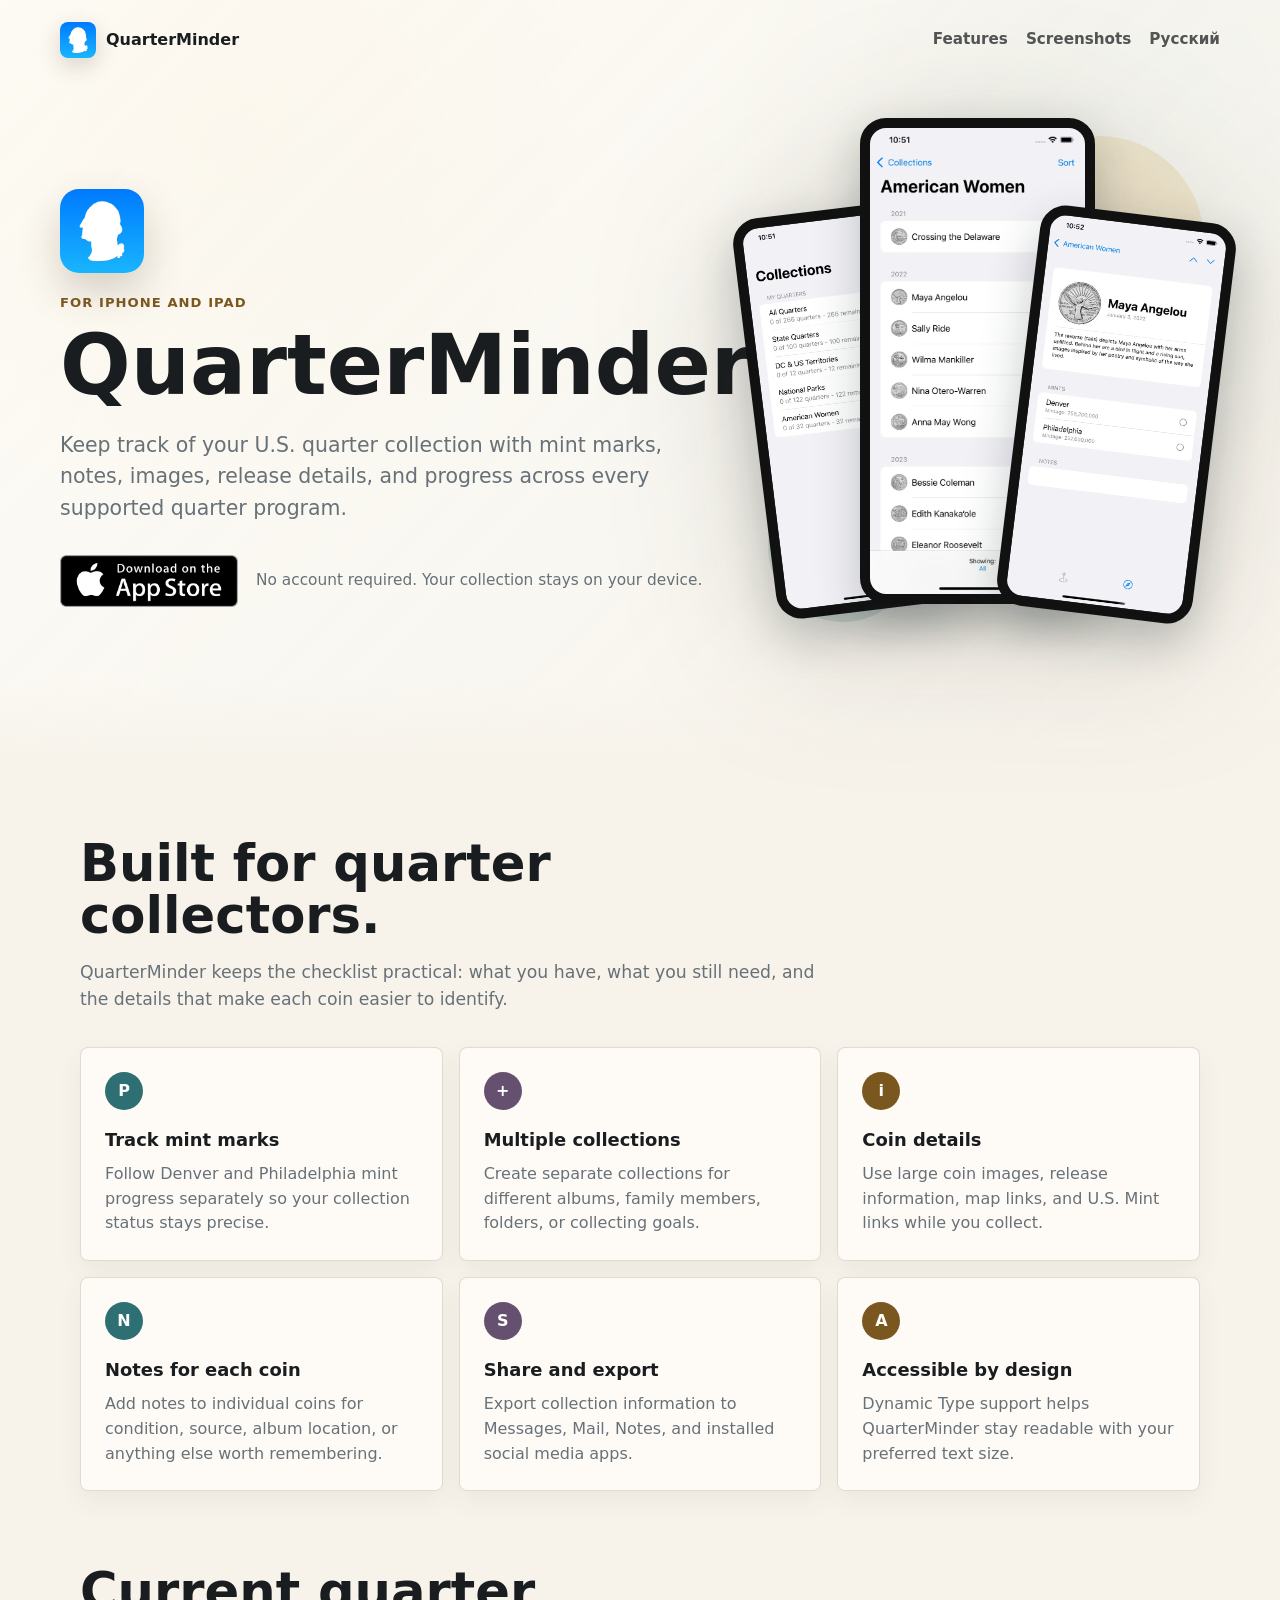
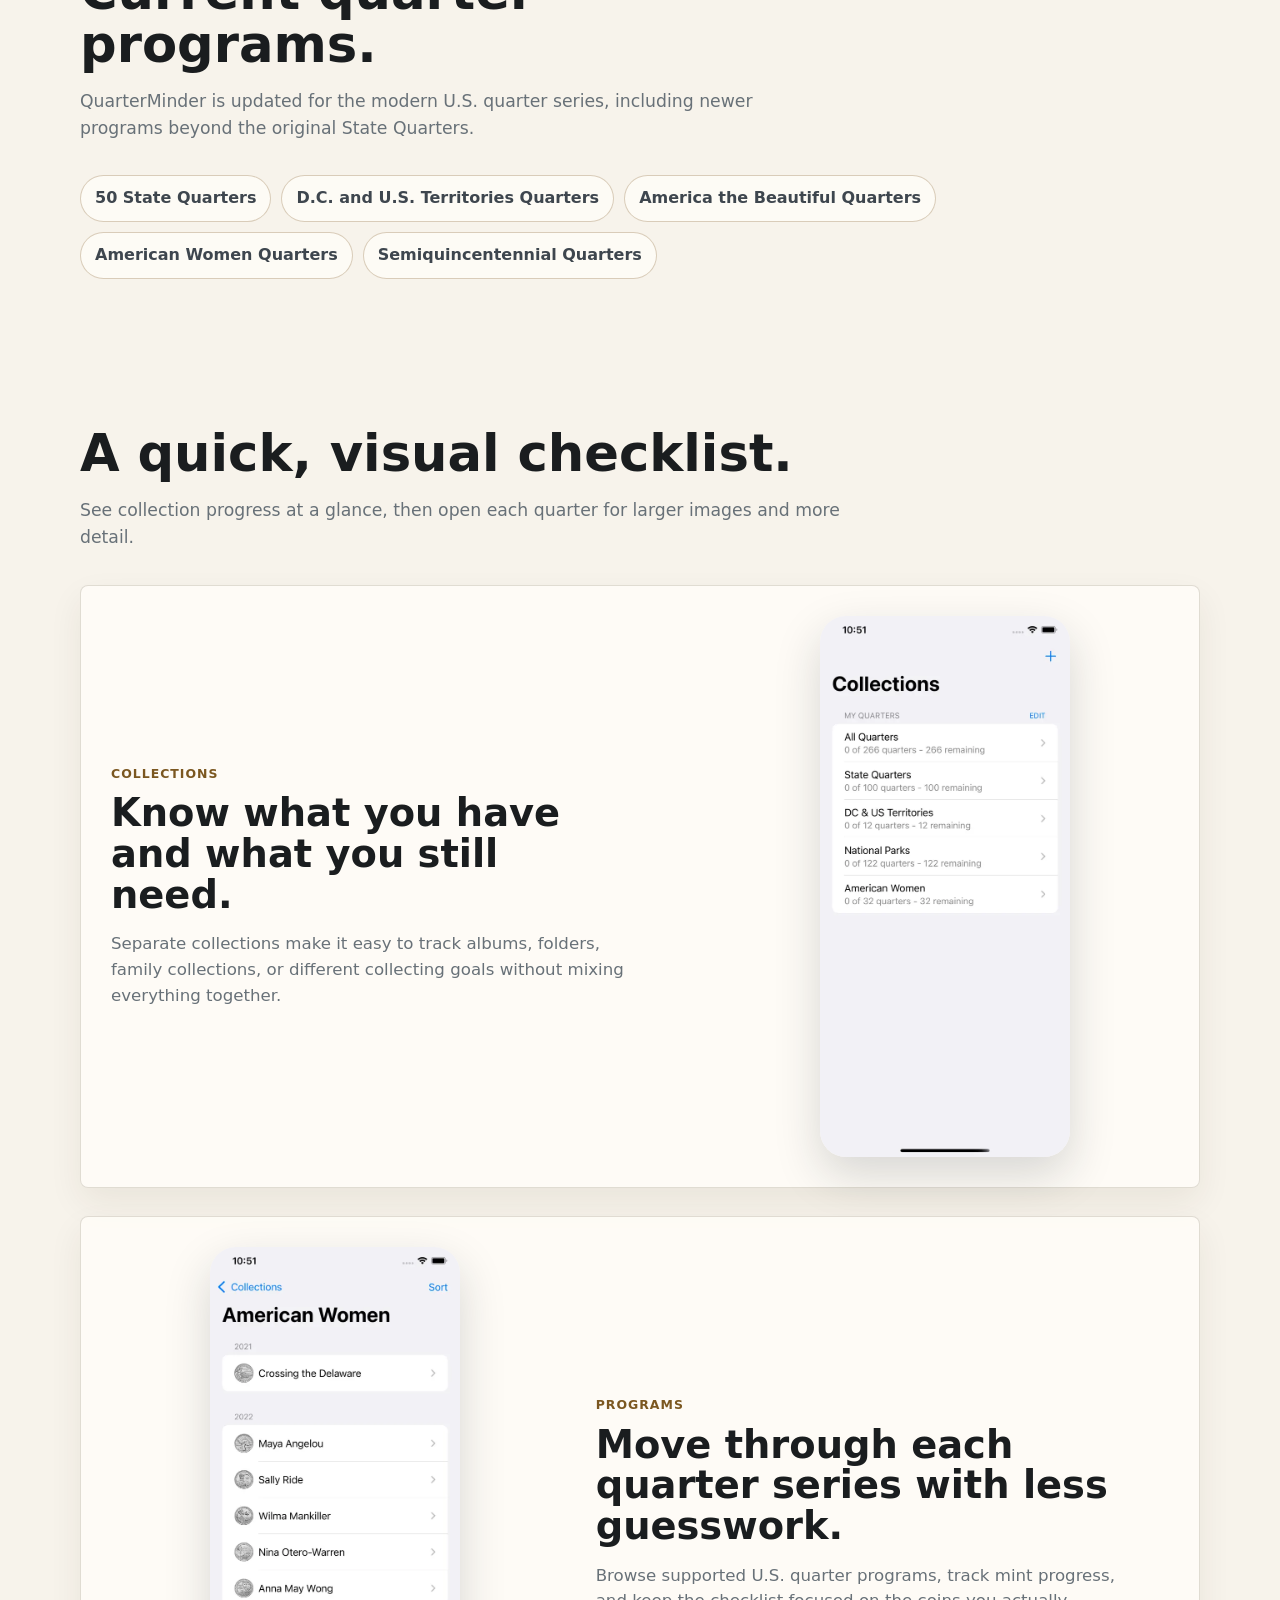
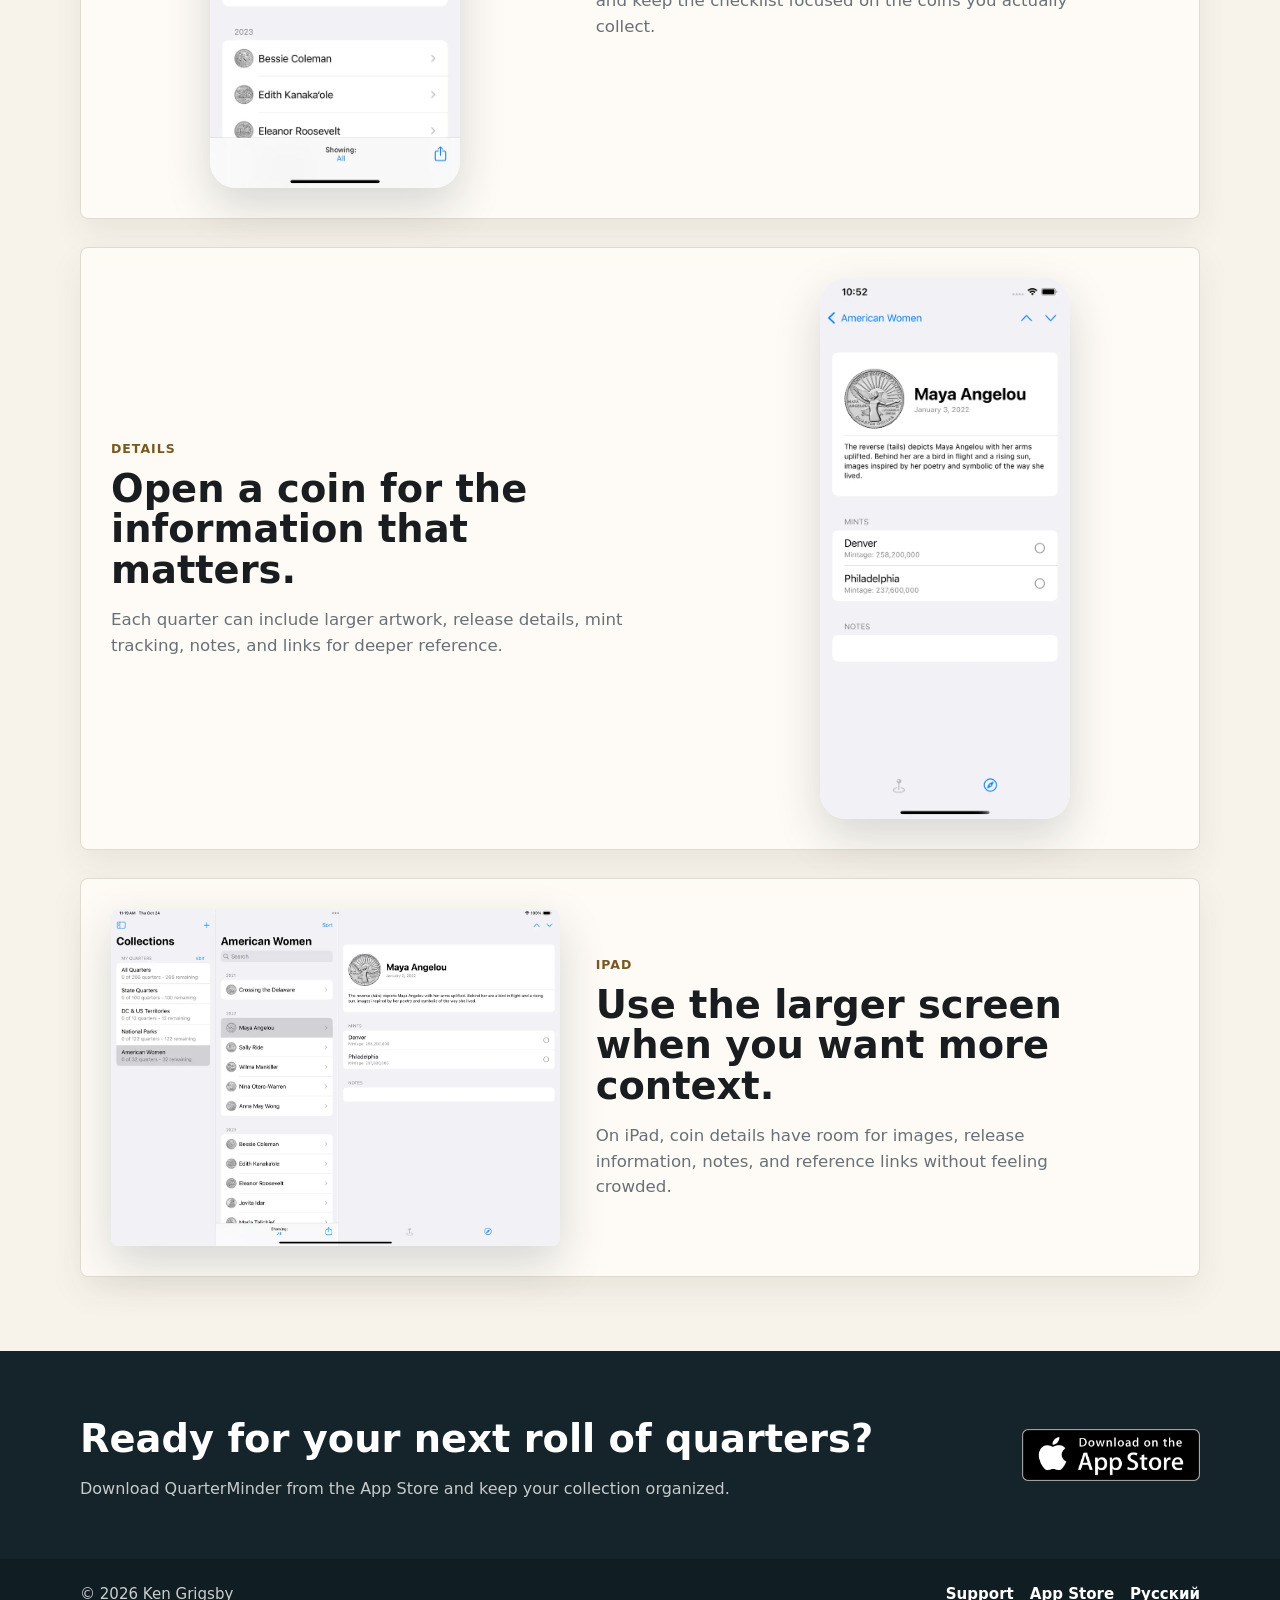
<file: index.html>
<!doctype html>
<html lang="en">
<head>
    <meta charset="utf-8">
    <meta name="viewport" content="width=device-width, initial-scale=1">
    <title>QuarterMinder - Track Your U.S. Quarter Collection</title>
    <meta name="description" content="QuarterMinder for iPhone and iPad helps collectors track U.S. quarter programs, mint marks, notes, images, and collection progress.">
    <link rel="canonical" href="https://www.quarterminder.com/">
    <link rel="alternate" hreflang="en" href="https://www.quarterminder.com/">
    <link rel="alternate" hreflang="ru" href="https://www.quarterminder.com/ru/">
    <link rel="icon" type="image/x-icon" href="./favicon.ico">
    <meta property="og:locale" content="en_US">
    <meta property="og:type" content="website">
    <meta property="og:site_name" content="QuarterMinder">
    <meta property="og:title" content="QuarterMinder">
    <meta property="og:description" content="A focused iPhone and iPad app for tracking U.S. quarter collections.">
    <meta property="og:image" content="https://www.quarterminder.com/assets/images/iphone-collections.webp">
    <meta name="twitter:card" content="summary_large_image">
    <link rel="stylesheet" href="assets/styles.css">
</head>
<body>
    <div class="page">
        <header class="site-header">
            <nav class="nav" aria-label="Primary navigation">
                <a class="brand" href="./" aria-label="QuarterMinder home">
                    <img class="brand-icon" src="assets/images/app-icon.jpg" alt="" aria-hidden="true">
                    <span>QuarterMinder</span>
                </a>
                <div class="nav-links">
                    <a href="#features">Features</a>
                    <a href="#screenshots">Screenshots</a>
                    <a href="ru/" lang="ru">Русский</a>
                </div>
            </nav>
        </header>

        <main>
            <section class="hero" aria-labelledby="hero-title">
                <div class="hero-inner">
                    <div class="hero-copy">
                        <img class="hero-app-icon" src="assets/images/app-icon.jpg" alt="QuarterMinder app icon">
                        <p class="kicker">For iPhone and iPad</p>
                        <h1 id="hero-title">QuarterMinder</h1>
                        <p class="lede">Keep track of your U.S. quarter collection with mint marks, notes, images, release details, and progress across every supported quarter program.</p>
                        <div class="actions">
                            <a href="https://apps.apple.com/us/app/quarterminder/id1214524075" aria-label="Download QuarterMinder on the App Store">
                                <img class="app-store-badge" src="static/templates/template4/images/badgeappstore.png" alt="Download on the App Store">
                            </a>
                            <span class="note">No account required. Your collection stays on your device.</span>
                        </div>
                    </div>
                    <div class="device-stage" aria-label="QuarterMinder app preview">
                        <div class="phone">
                            <div class="phone-screen">
                                <img src="assets/images/iphone-collections.webp" alt="QuarterMinder collection tracking screen">
                            </div>
                            <div class="phone-screen">
                                <img src="assets/images/iphone-american-women.webp" alt="QuarterMinder quarter program screen">
                            </div>
                            <div class="phone-screen">
                                <img src="assets/images/iphone-detail.webp" alt="QuarterMinder quarter detail screen">
                            </div>
                        </div>
                    </div>
                </div>
            </section>

            <section class="section" id="features" aria-labelledby="features-title">
                <div class="section-header">
                    <h2 id="features-title">Built for quarter collectors.</h2>
                    <p>QuarterMinder keeps the checklist practical: what you have, what you still need, and the details that make each coin easier to identify.</p>
                </div>
                <div class="feature-grid">
                    <article class="feature">
                        <div class="feature-icon" aria-hidden="true">P</div>
                        <h3>Track mint marks</h3>
                        <p>Follow Denver and Philadelphia mint progress separately so your collection status stays precise.</p>
                    </article>
                    <article class="feature">
                        <div class="feature-icon" aria-hidden="true">+</div>
                        <h3>Multiple collections</h3>
                        <p>Create separate collections for different albums, family members, folders, or collecting goals.</p>
                    </article>
                    <article class="feature">
                        <div class="feature-icon" aria-hidden="true">i</div>
                        <h3>Coin details</h3>
                        <p>Use large coin images, release information, map links, and U.S. Mint links while you collect.</p>
                    </article>
                    <article class="feature">
                        <div class="feature-icon" aria-hidden="true">N</div>
                        <h3>Notes for each coin</h3>
                        <p>Add notes to individual coins for condition, source, album location, or anything else worth remembering.</p>
                    </article>
                    <article class="feature">
                        <div class="feature-icon" aria-hidden="true">S</div>
                        <h3>Share and export</h3>
                        <p>Export collection information to Messages, Mail, Notes, and installed social media apps.</p>
                    </article>
                    <article class="feature">
                        <div class="feature-icon" aria-hidden="true">A</div>
                        <h3>Accessible by design</h3>
                        <p>Dynamic Type support helps QuarterMinder stay readable with your preferred text size.</p>
                    </article>
                </div>
            </section>

            <section class="section collections" aria-labelledby="collections-title">
                <div class="section-header">
                    <h2 id="collections-title">Current quarter programs.</h2>
                    <p>QuarterMinder is updated for the modern U.S. quarter series, including newer programs beyond the original State Quarters.</p>
                </div>
                <ul class="collection-list" aria-label="Supported quarter programs">
                    <li>50 State Quarters</li>
                    <li>D.C. and U.S. Territories Quarters</li>
                    <li>America the Beautiful Quarters</li>
                    <li>American Women Quarters</li>
                    <li>Semiquincentennial Quarters</li>
                </ul>
            </section>

            <section class="section" id="screenshots" aria-labelledby="screenshots-title">
                <div class="section-header">
                    <h2 id="screenshots-title">A quick, visual checklist.</h2>
                    <p>See collection progress at a glance, then open each quarter for larger images and more detail.</p>
                </div>
                <div class="feature-showcase">
                    <article class="showcase-row">
                        <div class="showcase-copy">
                            <p class="showcase-label">Collections</p>
                            <h3>Know what you have and what you still need.</h3>
                            <p>Separate collections make it easy to track albums, folders, family collections, or different collecting goals without mixing everything together.</p>
                        </div>
                        <figure class="showcase-media showcase-phone">
                            <img src="assets/images/iphone-collections.webp" alt="QuarterMinder collections overview">
                        </figure>
                    </article>
                    <article class="showcase-row showcase-row-reverse">
                        <div class="showcase-copy">
                            <p class="showcase-label">Programs</p>
                            <h3>Move through each quarter series with less guesswork.</h3>
                            <p>Browse supported U.S. quarter programs, track mint progress, and keep the checklist focused on the coins you actually collect.</p>
                        </div>
                        <figure class="showcase-media showcase-phone">
                            <img src="assets/images/iphone-american-women.webp" alt="QuarterMinder quarter program screen">
                        </figure>
                    </article>
                    <article class="showcase-row">
                        <div class="showcase-copy">
                            <p class="showcase-label">Details</p>
                            <h3>Open a coin for the information that matters.</h3>
                            <p>Each quarter can include larger artwork, release details, mint tracking, notes, and links for deeper reference.</p>
                        </div>
                        <figure class="showcase-media showcase-phone">
                            <img src="assets/images/iphone-detail.webp" alt="QuarterMinder quarter detail screen">
                        </figure>
                    </article>
                    <article class="showcase-row showcase-row-reverse">
                        <div class="showcase-copy">
                            <p class="showcase-label">iPad</p>
                            <h3>Use the larger screen when you want more context.</h3>
                            <p>On iPad, coin details have room for images, release information, notes, and reference links without feeling crowded.</p>
                        </div>
                        <figure class="showcase-media showcase-tablet">
                            <img src="assets/images/ipad-detail.webp" alt="QuarterMinder detail screen on iPad">
                        </figure>
                    </article>
                </div>
            </section>

            <section class="cta-band" aria-labelledby="download-title">
                <div class="cta-inner">
                    <div>
                        <h2 id="download-title">Ready for your next roll of quarters?</h2>
                        <p>Download QuarterMinder from the App Store and keep your collection organized.</p>
                    </div>
                    <a href="https://apps.apple.com/us/app/quarterminder/id1214524075" aria-label="Download QuarterMinder on the App Store">
                        <img class="app-store-badge" src="static/templates/template4/images/badgeappstore.png" alt="Download on the App Store">
                    </a>
                </div>
            </section>
        </main>

        <footer class="site-footer">
            <div class="footer-inner">
                <span>© 2026 Ken Grigsby</span>
                <div class="footer-links">
                    <a href="mailto:support@quarterminder.com">Support</a>
                    <a href="https://apps.apple.com/us/app/quarterminder/id1214524075">App Store</a>
                    <a href="ru/" lang="ru">Русский</a>
                </div>
            </div>
        </footer>
    </div>
</body>
</html>
</file>
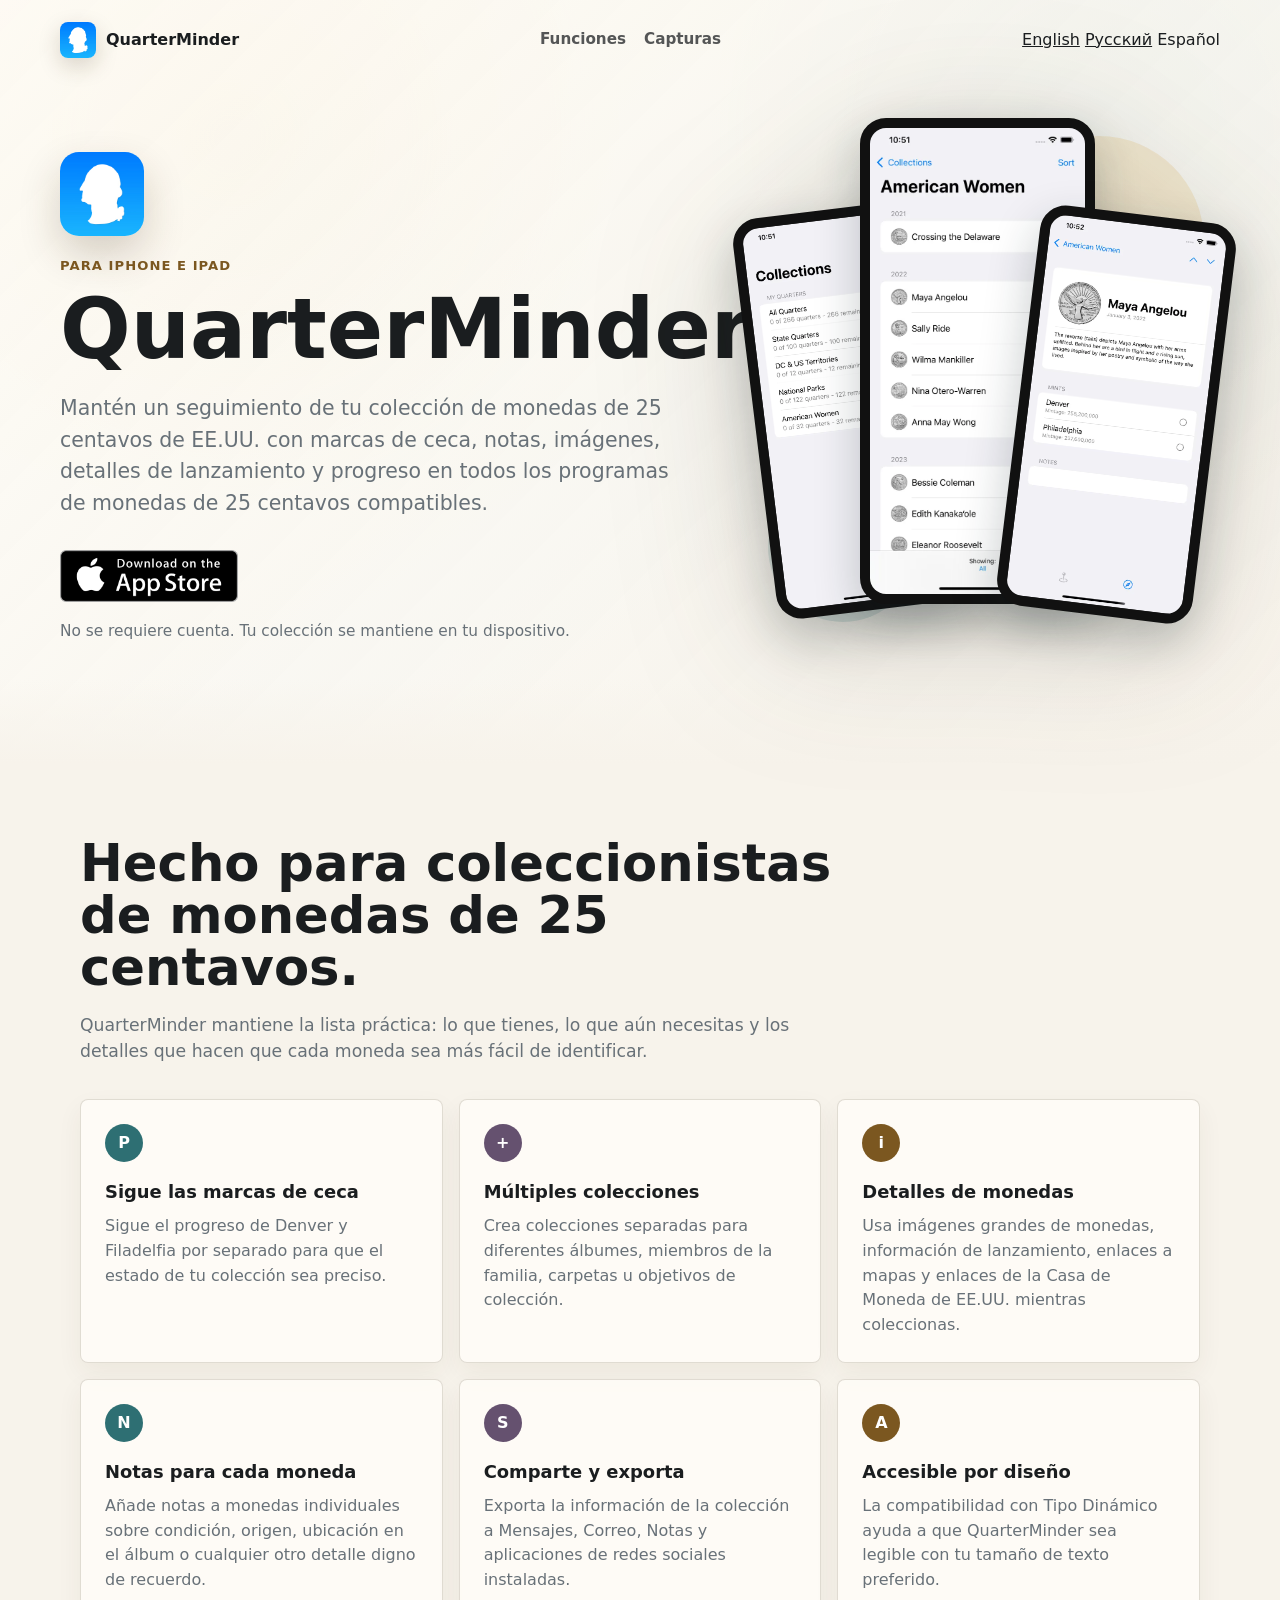
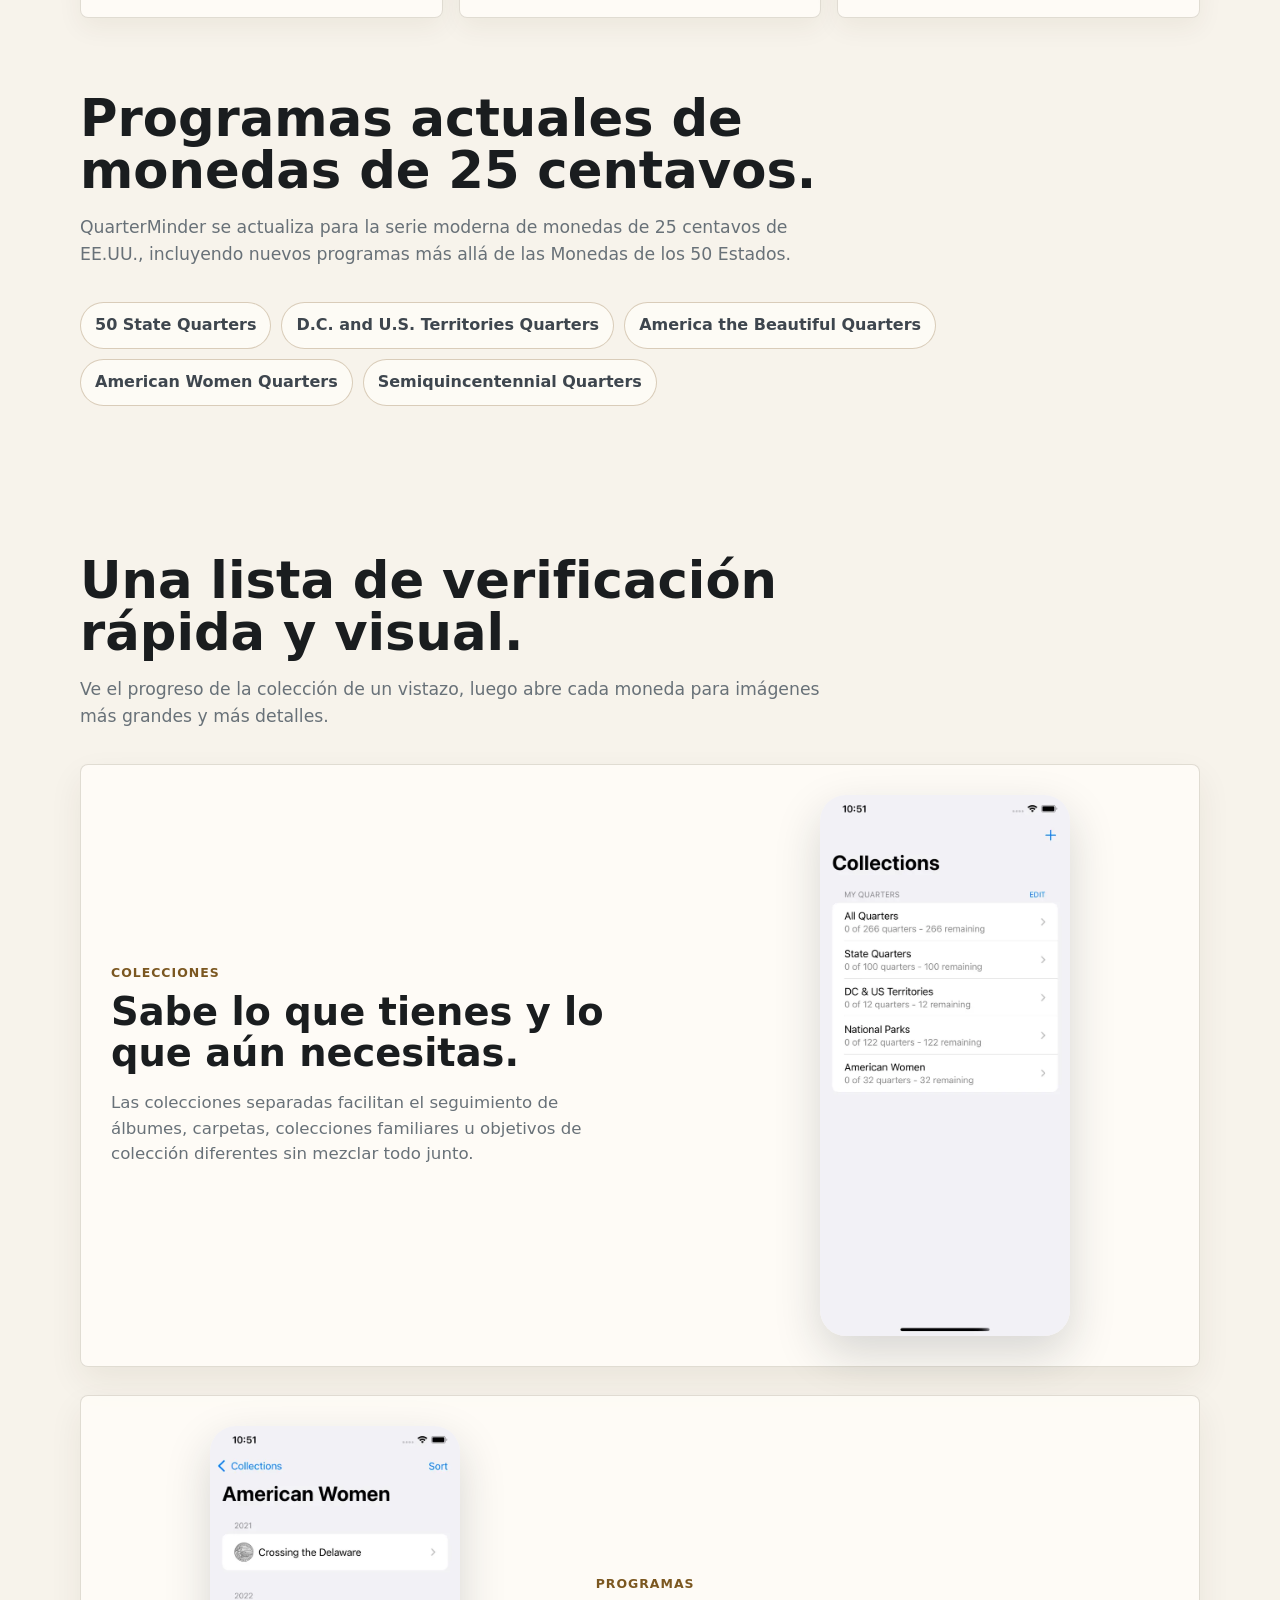
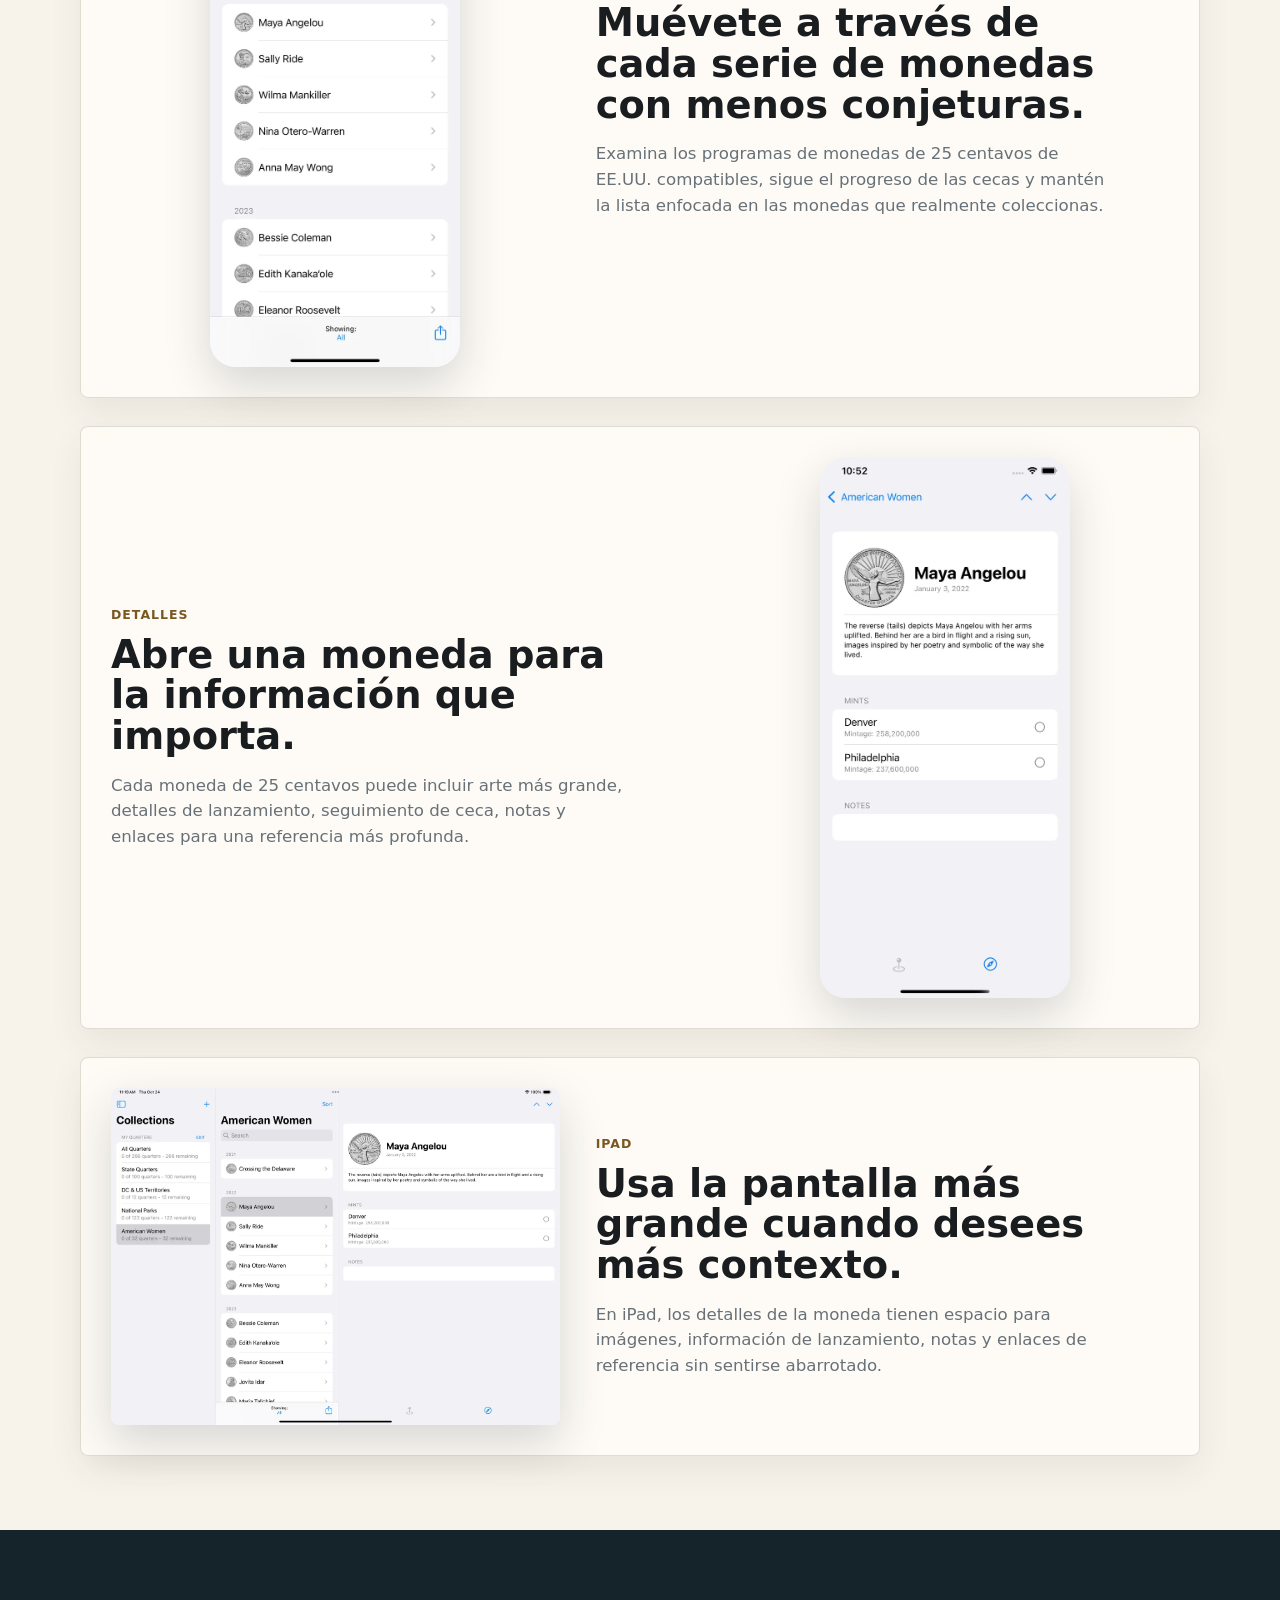
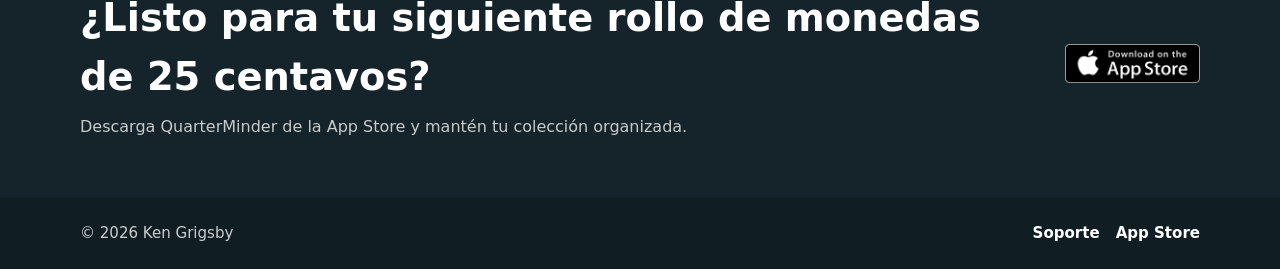
<file: es/index.html>
<!doctype html>
<html lang="es">
<head>
    <meta charset="utf-8">
    <meta name="viewport" content="width=device-width, initial-scale=1">
    <title>QuarterMinder - Sigue tu colección de monedas de 25 centavos de EE.UU.</title>
    <meta name="description" content="QuarterMinder para iPhone e iPad ayuda a los coleccionistas a seguir los programas de monedas de 25 centavos, marcas de ceca, notas, imágenes y progreso de la colección.">
    <link rel="canonical" href="https://www.quarterminder.com/es/">
    <link rel="alternate" hreflang="en" href="https://www.quarterminder.com/">
    <link rel="alternate" hreflang="ru" href="https://www.quarterminder.com/ru/">
    <link rel="alternate" hreflang="es" href="https://www.quarterminder.com/es/">
    <link rel="icon" type="image/x-icon" href="../favicon.ico">
    <meta property="og:locale" content="es_ES">
    <meta property="og:type" content="website">
    <meta property="og:site_name" content="QuarterMinder">
    <meta property="og:title" content="QuarterMinder">
    <meta property="og:description" content="Una aplicación enfocada para iPhone e iPad para seguir colecciones de monedas de 25 centavos de EE.UU.">
    <meta property="og:image" content="https://www.quarterminder.com/assets/images/iphone-collections.webp">
    <meta name="twitter:card" content="summary_large_image">
    <link rel="stylesheet" href="../assets/styles.css">
</head>
<body>
    <div class="page">
        <header class="site-header">
            <nav class="nav" aria-label="Navegación principal">
                <a class="brand" href="./" aria-label="Inicio de QuarterMinder">
                    <img class="brand-icon" src="../assets/images/app-icon.jpg" alt="" aria-hidden="true">
                    <span>QuarterMinder</span>
                </a>
                <div class="nav-links">
                    <a href="#features">Funciones</a>
                    <a href="#screenshots">Capturas</a>
                </div>
                <div class="language-selector" aria-label="Selección de idioma">
                    <a href="../" lang="en">English</a>
                    <a href="../ru/" lang="ru">Русский</a>
                    <span class="current-language">Español</span>
                </div>
            </nav>
        </header>

        <main>
            <section class="hero" aria-labelledby="hero-title">
                <div class="hero-inner">
                    <div class="hero-copy">
                        <img class="hero-app-icon" src="../assets/images/app-icon.jpg" alt="Icono de la aplicación QuarterMinder">
                        <p class="kicker">Para iPhone e iPad</p>
                        <h1 id="hero-title">QuarterMinder</h1>
                        <p class="lede">Mantén un seguimiento de tu colección de monedas de 25 centavos de EE.UU. con marcas de ceca, notas, imágenes, detalles de lanzamiento y progreso en todos los programas de monedas de 25 centavos compatibles.</p>
                        <div class="actions">
                            <a href="https://apps.apple.com/us/app/quarterminder/id1214524075" aria-label="Descargar QuarterMinder en la App Store">
                                <img class="app-store-badge" src="../static/templates/template4/images/badgeappstore.png" alt="Descargar en la App Store">
                            </a>
                            <span class="note">No se requiere cuenta. Tu colección se mantiene en tu dispositivo.</span>
                        </div>
                    </div>
                    <div class="device-stage" aria-label="Vista previa de la aplicación QuarterMinder">
                        <div class="phone">
                            <div class="phone-screen">
                                <img src="../assets/images/iphone-collections.webp" alt="Pantalla de seguimiento de colección de QuarterMinder">
                            </div>
                            <div class="phone-screen">
                                <img src="../assets/images/iphone-american-women.webp" alt="Pantalla del programa de monedas de QuarterMinder">
                            </div>
                            <div class="phone-screen">
                                <img src="../assets/images/iphone-detail.webp" alt="Pantalla de detalle de moneda de QuarterMinder">
                            </div>
                        </div>
                    </div>
                </div>
            </section>

            <section class="section" id="features" aria-labelledby="features-title">
                <div class="section-header">
                    <h2 id="features-title">Hecho para coleccionistas de monedas de 25 centavos.</h2>
                    <p>QuarterMinder mantiene la lista práctica: lo que tienes, lo que aún necesitas y los detalles que hacen que cada moneda sea más fácil de identificar.</p>
                </div>
                <div class="feature-grid">
                    <article class="feature">
                        <div class="feature-icon" aria-hidden="true">P</div>
                        <h3>Sigue las marcas de ceca</h3>
                        <p>Sigue el progreso de Denver y Filadelfia por separado para que el estado de tu colección sea preciso.</p>
                    </article>
                    <article class="feature">
                        <div class="feature-icon" aria-hidden="true">+</div>
                        <h3>Múltiples colecciones</h3>
                        <p>Crea colecciones separadas para diferentes álbumes, miembros de la familia, carpetas u objetivos de colección.</p>
                    </article>
                    <article class="feature">
                        <div class="feature-icon" aria-hidden="true">i</div>
                        <h3>Detalles de monedas</h3>
                        <p>Usa imágenes grandes de monedas, información de lanzamiento, enlaces a mapas y enlaces de la Casa de Moneda de EE.UU. mientras coleccionas.</p>
                    </article>
                    <article class="feature">
                        <div class="feature-icon" aria-hidden="true">N</div>
                        <h3>Notas para cada moneda</h3>
                        <p>Añade notas a monedas individuales sobre condición, origen, ubicación en el álbum o cualquier otro detalle digno de recuerdo.</p>
                    </article>
                    <article class="feature">
                        <div class="feature-icon" aria-hidden="true">S</div>
                        <h3>Comparte y exporta</h3>
                        <p>Exporta la información de la colección a Mensajes, Correo, Notas y aplicaciones de redes sociales instaladas.</p>
                    </article>
                    <article class="feature">
                        <div class="feature-icon" aria-hidden="true">A</div>
                        <h3>Accesible por diseño</h3>
                        <p>La compatibilidad con Tipo Dinámico ayuda a que QuarterMinder sea legible con tu tamaño de texto preferido.</p>
                    </article>
                </div>
            </section>

            <section class="section collections" aria-labelledby="collections-title">
                <div class="section-header">
                    <h2 id="collections-title">Programas actuales de monedas de 25 centavos.</h2>
                    <p>QuarterMinder se actualiza para la serie moderna de monedas de 25 centavos de EE.UU., incluyendo nuevos programas más allá de las Monedas de los 50 Estados.</p>
                </div>
                <ul class="collection-list" aria-label="Programas de monedas de 25 centavos compatibles">
                    <li>50 State Quarters</li>
                    <li>D.C. and U.S. Territories Quarters</li>
                    <li>America the Beautiful Quarters</li>
                    <li>American Women Quarters</li>
                    <li>Semiquincentennial Quarters</li>
                </ul>
            </section>

            <section class="section" id="screenshots" aria-labelledby="screenshots-title">
                <div class="section-header">
                    <h2 id="screenshots-title">Una lista de verificación rápida y visual.</h2>
                    <p>Ve el progreso de la colección de un vistazo, luego abre cada moneda para imágenes más grandes y más detalles.</p>
                </div>
                <div class="feature-showcase">
                    <article class="showcase-row">
                        <div class="showcase-copy">
                            <p class="showcase-label">Colecciones</p>
                            <h3>Sabe lo que tienes y lo que aún necesitas.</h3>
                            <p>Las colecciones separadas facilitan el seguimiento de álbumes, carpetas, colecciones familiares u objetivos de colección diferentes sin mezclar todo junto.</p>
                        </div>
                        <figure class="showcase-media showcase-phone">
                            <img src="../assets/images/iphone-collections.webp" alt="Descripción general de colecciones de QuarterMinder">
                        </figure>
                    </article>
                    <article class="showcase-row showcase-row-reverse">
                        <div class="showcase-copy">
                            <p class="showcase-label">Programas</p>
                            <h3>Muévete a través de cada serie de monedas con menos conjeturas.</h3>
                            <p>Examina los programas de monedas de 25 centavos de EE.UU. compatibles, sigue el progreso de las cecas y mantén la lista enfocada en las monedas que realmente coleccionas.</p>
                        </div>
                        <figure class="showcase-media showcase-phone">
                            <img src="../assets/images/iphone-american-women.webp" alt="Pantalla del programa de monedas de QuarterMinder">
                        </figure>
                    </article>
                    <article class="showcase-row">
                        <div class="showcase-copy">
                            <p class="showcase-label">Detalles</p>
                            <h3>Abre una moneda para la información que importa.</h3>
                            <p>Cada moneda de 25 centavos puede incluir arte más grande, detalles de lanzamiento, seguimiento de ceca, notas y enlaces para una referencia más profunda.</p>
                        </div>
                        <figure class="showcase-media showcase-phone">
                            <img src="../assets/images/iphone-detail.webp" alt="Pantalla de detalle de moneda de QuarterMinder">
                        </figure>
                    </article>
                    <article class="showcase-row showcase-row-reverse">
                        <div class="showcase-copy">
                            <p class="showcase-label">iPad</p>
                            <h3>Usa la pantalla más grande cuando desees más contexto.</h3>
                            <p>En iPad, los detalles de la moneda tienen espacio para imágenes, información de lanzamiento, notas y enlaces de referencia sin sentirse abarrotado.</p>
                        </div>
                        <figure class="showcase-media showcase-tablet">
                            <img src="../assets/images/ipad-detail.webp" alt="Pantalla de detalle de QuarterMinder en iPad">
                        </figure>
                    </article>
                </div>
            </section>

            <section class="cta-band" aria-labelledby="download-title">
                <div class="cta-inner">
                    <div>
                        <h2 id="download-title">¿Listo para tu siguiente rollo de monedas de 25 centavos?</h2>
                        <p>Descarga QuarterMinder de la App Store y mantén tu colección organizada.</p>
                    </div>
                    <a href="https://apps.apple.com/us/app/quarterminder/id1214524075" aria-label="Descargar QuarterMinder en la App Store">
                        <img class="app-store-badge" src="../static/templates/template4/images/badgeappstore.png" alt="Descargar en la App Store">
                    </a>
                </div>
            </section>
        </main>

        <footer class="site-footer">
            <div class="footer-inner">
                <span>© 2026 Ken Grigsby</span>
                <div class="footer-links">
                    <a href="mailto:support@quarterminder.com">Soporte</a>
                    <a href="https://apps.apple.com/us/app/quarterminder/id1214524075">App Store</a>
                </div>
            </div>
        </footer>
    </div>
</body>
</html>
</file>
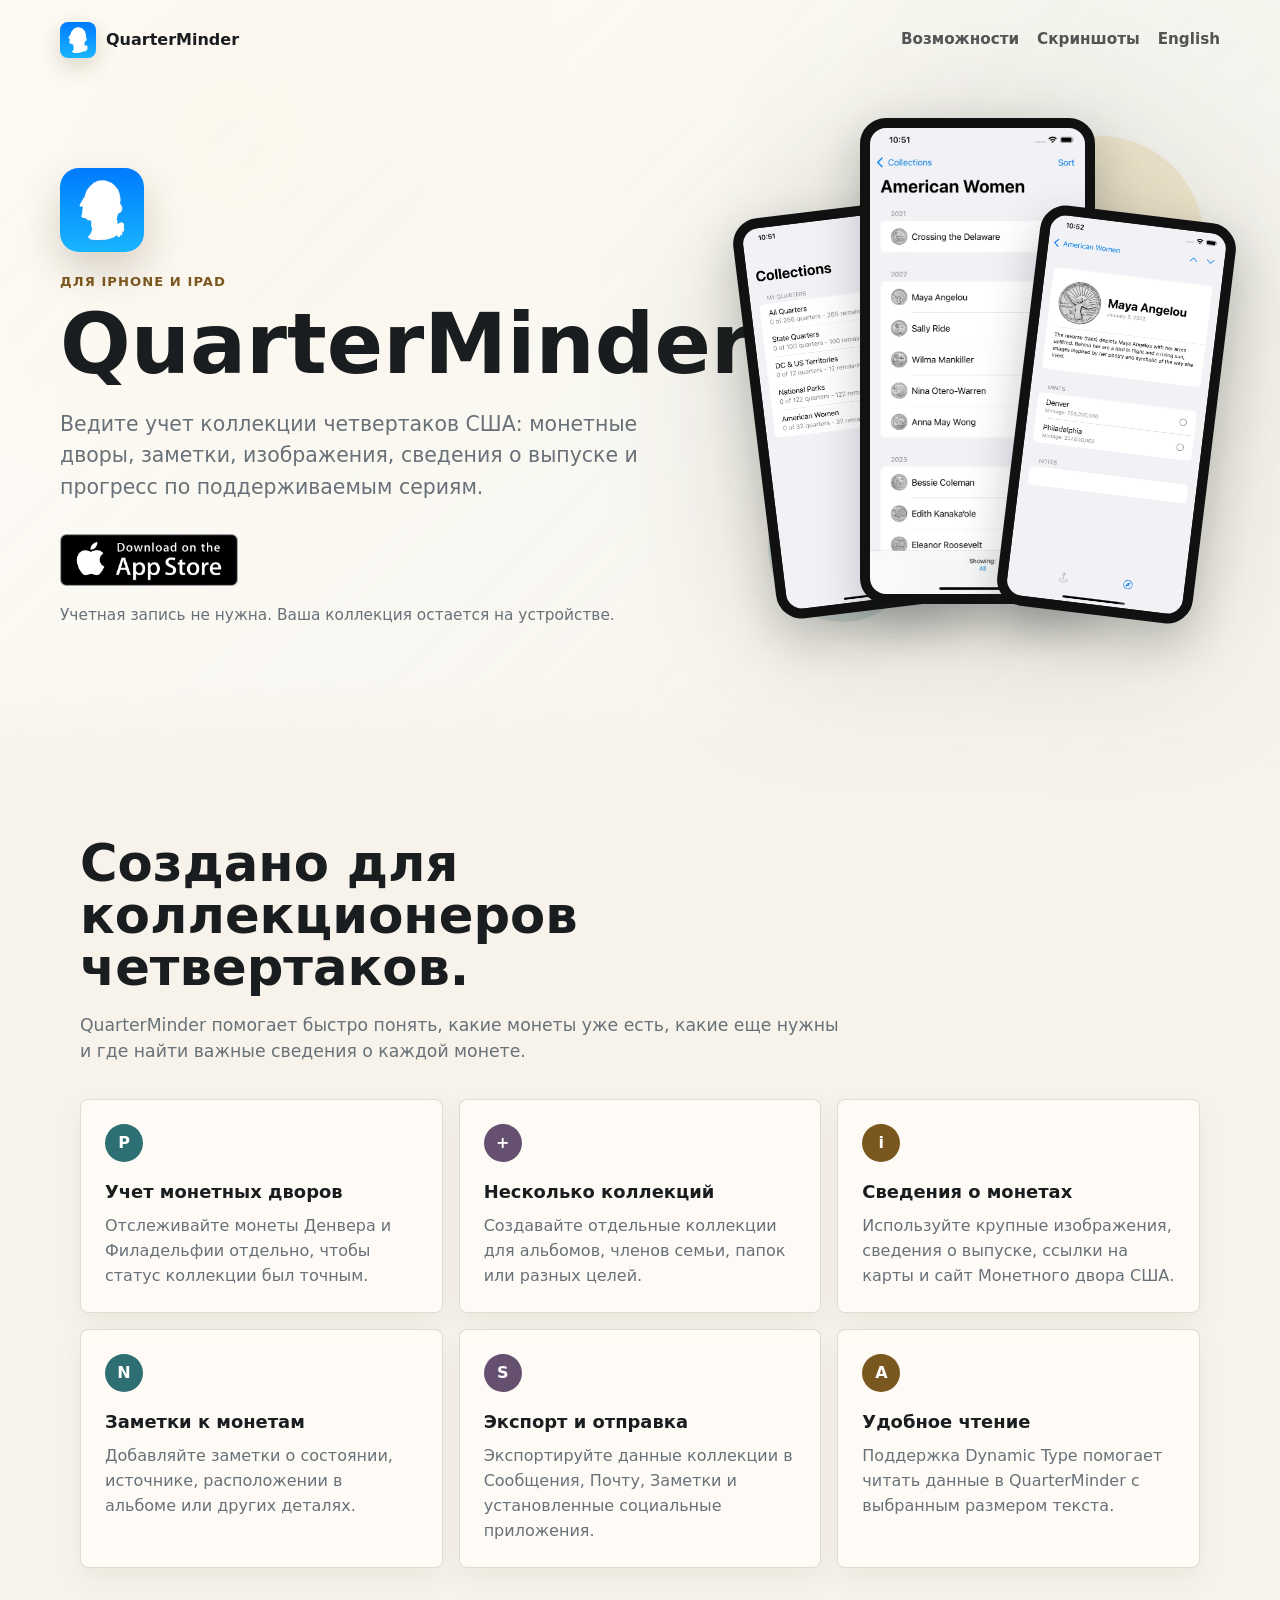
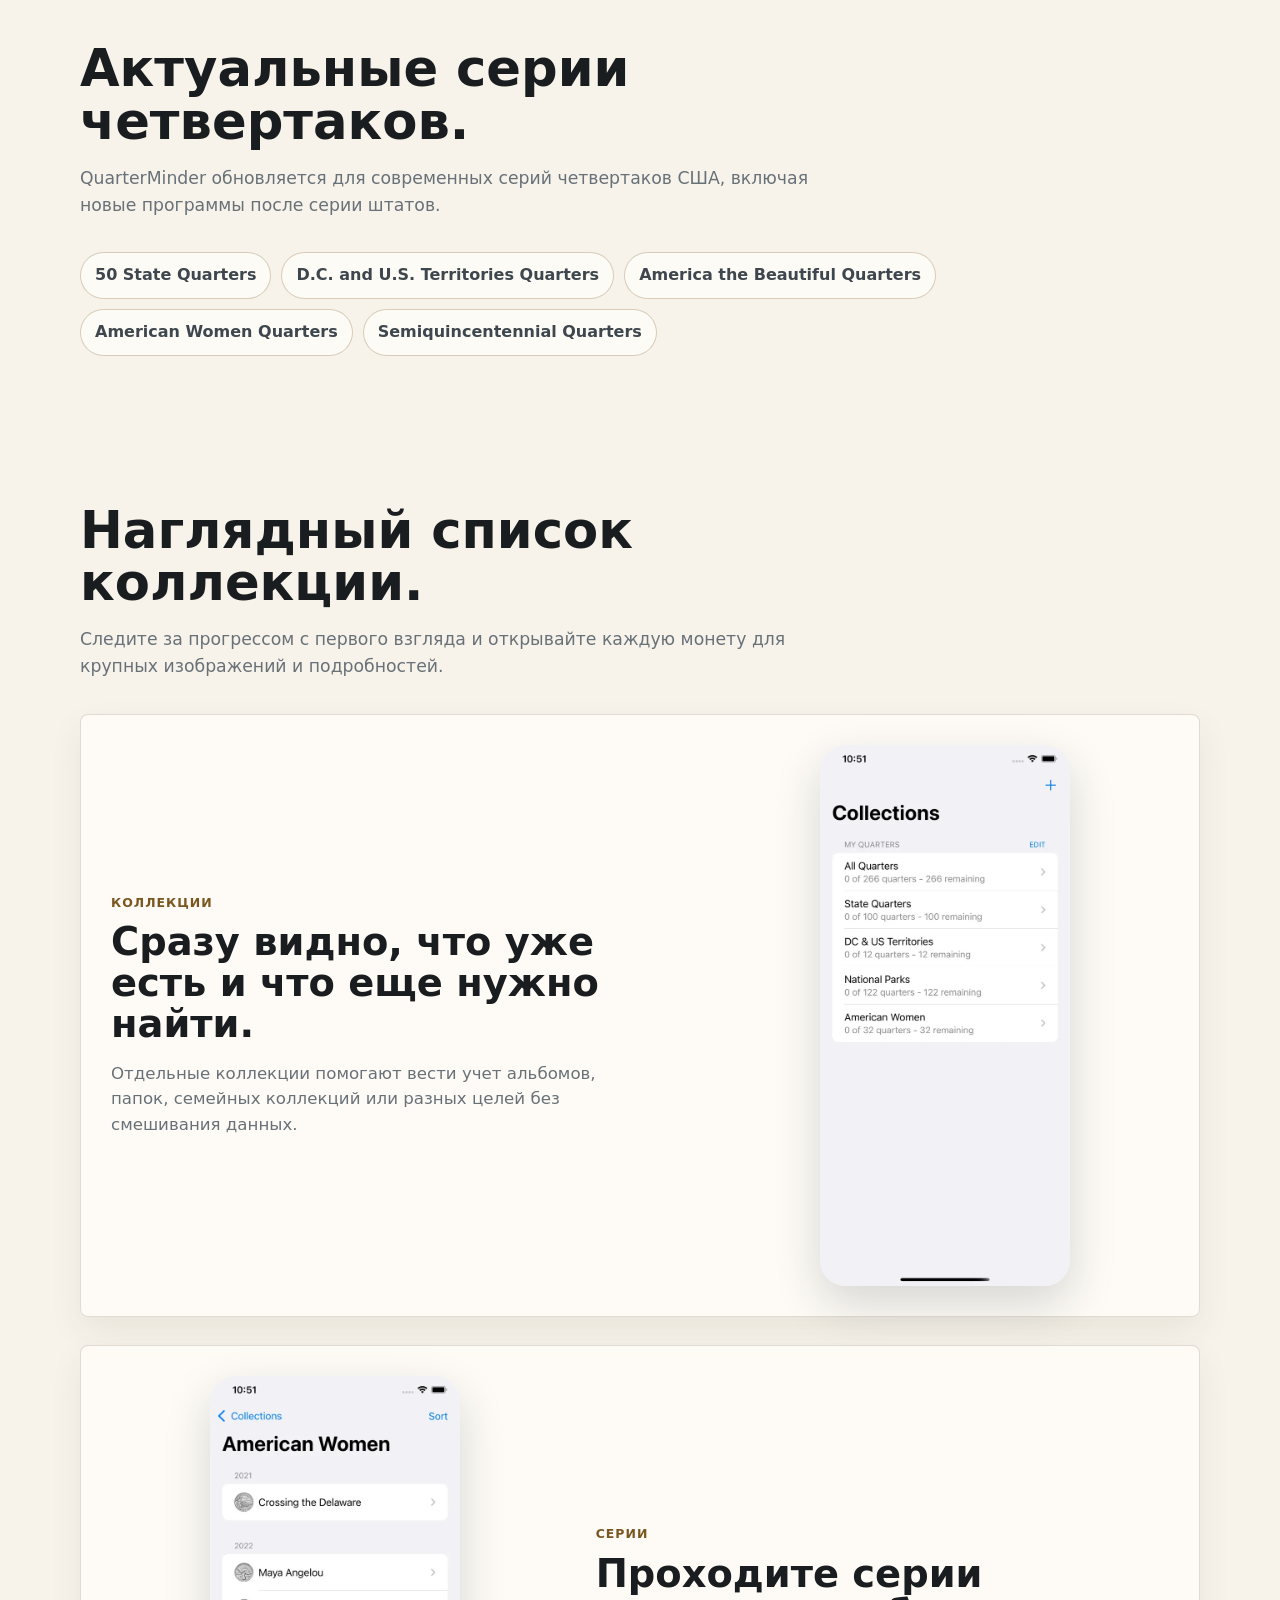
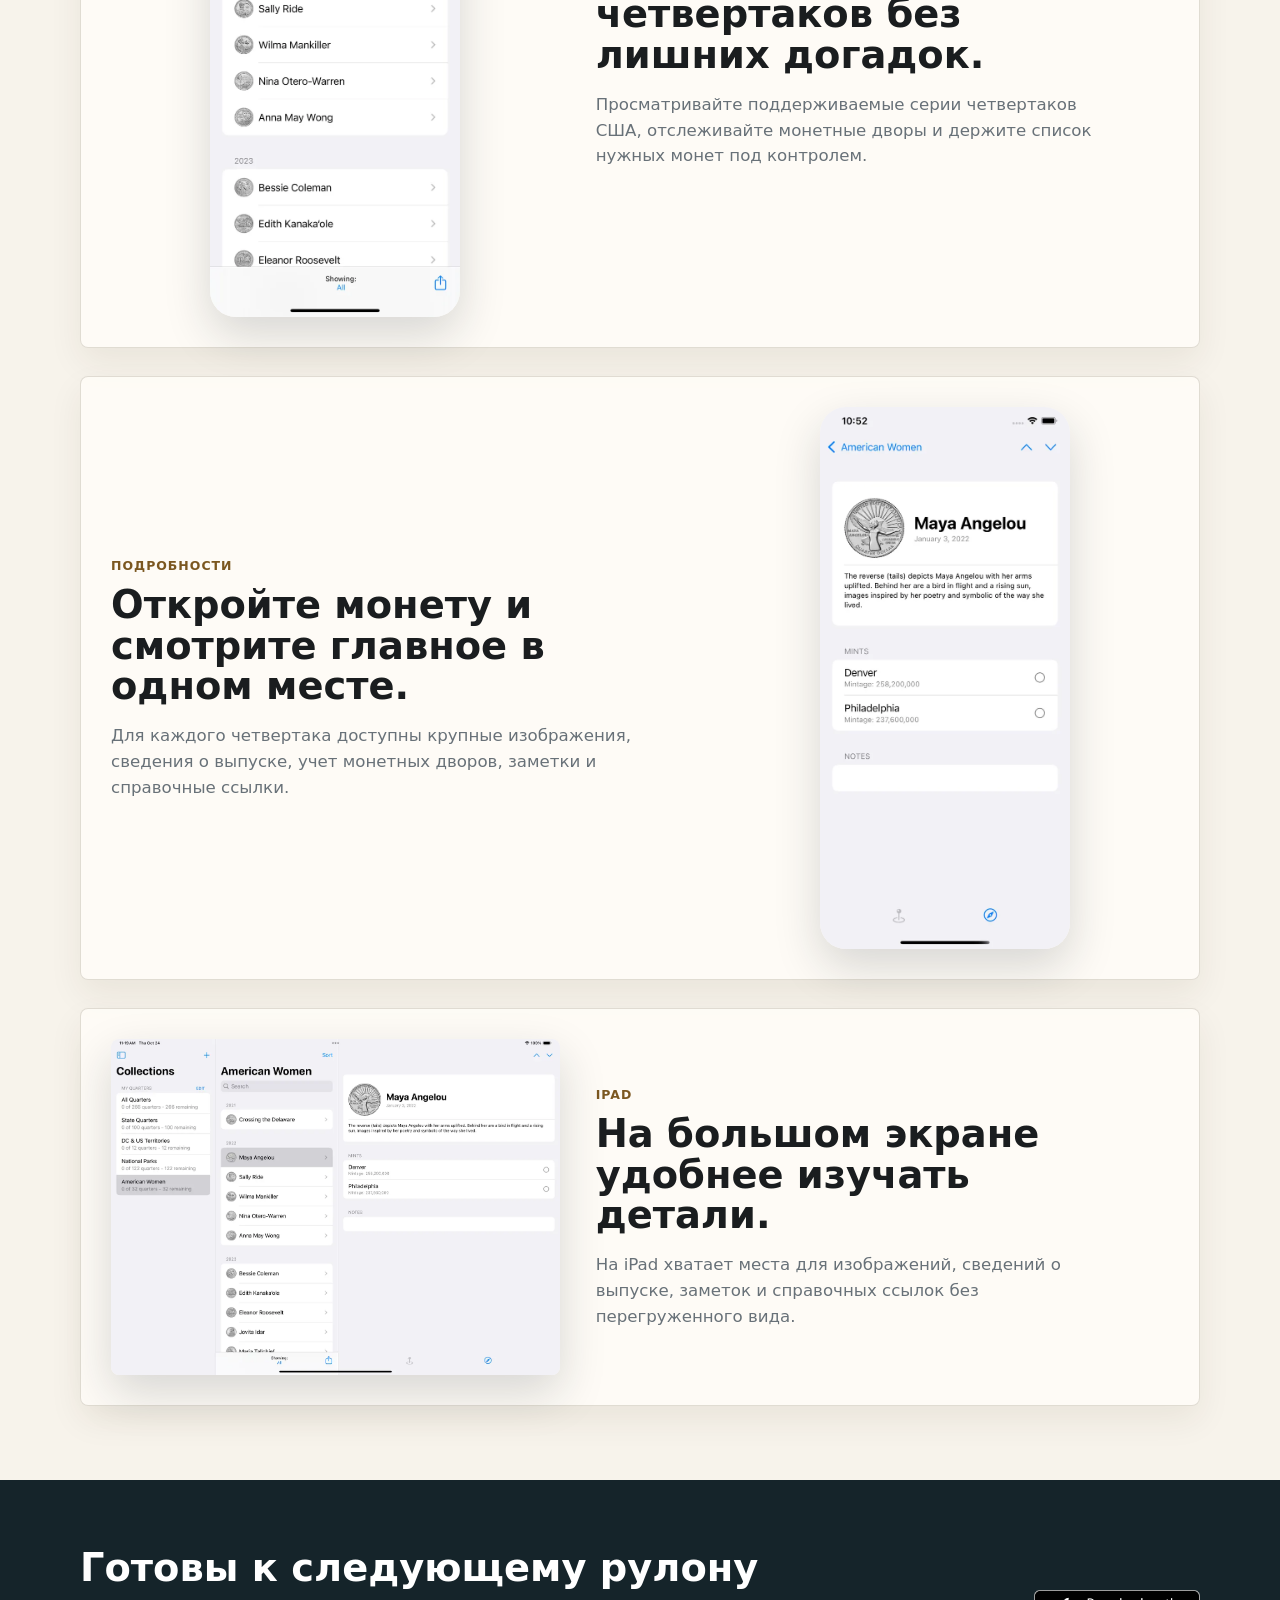
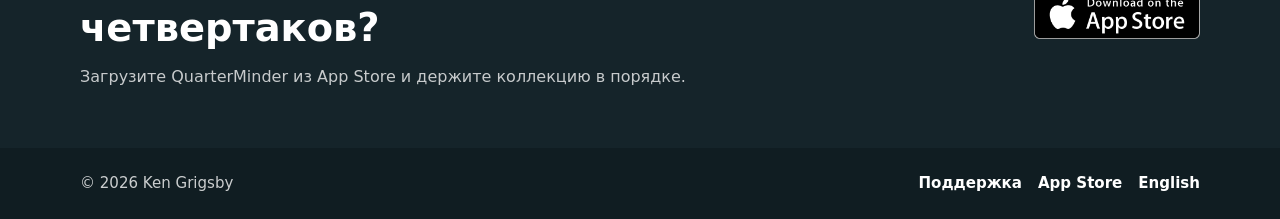
<file: ru/index.html>
<!doctype html>
<html lang="ru">
<head>
    <meta charset="utf-8">
    <meta name="viewport" content="width=device-width, initial-scale=1">
    <title>QuarterMinder - учет коллекции четвертаков США</title>
    <meta name="description" content="QuarterMinder для iPhone и iPad помогает вести учет коллекции четвертаков США: монетные дворы, заметки, изображения и прогресс коллекции.">
    <link rel="canonical" href="https://www.quarterminder.com/ru/">
    <link rel="alternate" hreflang="en" href="https://www.quarterminder.com/">
    <link rel="alternate" hreflang="ru" href="https://www.quarterminder.com/ru/">
    <link rel="icon" type="image/x-icon" href="../favicon.ico">
    <meta property="og:locale" content="ru_RU">
    <meta property="og:type" content="website">
    <meta property="og:site_name" content="QuarterMinder">
    <meta property="og:title" content="QuarterMinder">
    <meta property="og:description" content="Удобное приложение для iPhone и iPad для учета коллекции четвертаков США.">
    <meta property="og:image" content="https://www.quarterminder.com/assets/images/iphone-collections.webp">
    <meta name="twitter:card" content="summary_large_image">
    <link rel="stylesheet" href="../assets/styles.css">
</head>
<body>
    <div class="page">
        <header class="site-header">
            <nav class="nav" aria-label="Основная навигация">
                <a class="brand" href="./" aria-label="Главная страница QuarterMinder">
                    <img class="brand-icon" src="../assets/images/app-icon.jpg" alt="" aria-hidden="true">
                    <span>QuarterMinder</span>
                </a>
                <div class="nav-links">
                    <a href="#features">Возможности</a>
                    <a href="#screenshots">Скриншоты</a>
                    <a href="../" lang="en">English</a>
                </div>
            </nav>
        </header>

        <main>
            <section class="hero" aria-labelledby="hero-title">
                <div class="hero-inner">
                    <div class="hero-copy">
                        <img class="hero-app-icon" src="../assets/images/app-icon.jpg" alt="Иконка приложения QuarterMinder">
                        <p class="kicker">Для iPhone и iPad</p>
                        <h1 id="hero-title">QuarterMinder</h1>
                        <p class="lede">Ведите учет коллекции четвертаков США: монетные дворы, заметки, изображения, сведения о выпуске и прогресс по поддерживаемым сериям.</p>
                        <div class="actions">
                            <a href="https://apps.apple.com/us/app/quarterminder/id1214524075" aria-label="Загрузить QuarterMinder в App Store">
                                <img class="app-store-badge" src="../static/templates/template4/images/badgeappstore.png" alt="Загрузить в App Store">
                            </a>
                            <span class="note">Учетная запись не нужна. Ваша коллекция остается на устройстве.</span>
                        </div>
                    </div>
                    <div class="device-stage" aria-label="Предпросмотр приложения QuarterMinder">
                        <div class="phone">
                            <div class="phone-screen">
                                <img src="../assets/images/iphone-collections.webp" alt="Экран учета коллекции в QuarterMinder">
                            </div>
                            <div class="phone-screen">
                                <img src="../assets/images/iphone-american-women.webp" alt="Экран серии четвертаков в QuarterMinder">
                            </div>
                            <div class="phone-screen">
                                <img src="../assets/images/iphone-detail.webp" alt="Экран сведений о четвертаке в QuarterMinder">
                            </div>
                        </div>
                    </div>
                </div>
            </section>

            <section class="section" id="features" aria-labelledby="features-title">
                <div class="section-header">
                    <h2 id="features-title">Создано для коллекционеров четвертаков.</h2>
                    <p>QuarterMinder помогает быстро понять, какие монеты уже есть, какие еще нужны и где найти важные сведения о каждой монете.</p>
                </div>
                <div class="feature-grid">
                    <article class="feature">
                        <div class="feature-icon" aria-hidden="true">P</div>
                        <h3>Учет монетных дворов</h3>
                        <p>Отслеживайте монеты Денвера и Филадельфии отдельно, чтобы статус коллекции был точным.</p>
                    </article>
                    <article class="feature">
                        <div class="feature-icon" aria-hidden="true">+</div>
                        <h3>Несколько коллекций</h3>
                        <p>Создавайте отдельные коллекции для альбомов, членов семьи, папок или разных целей.</p>
                    </article>
                    <article class="feature">
                        <div class="feature-icon" aria-hidden="true">i</div>
                        <h3>Сведения о монетах</h3>
                        <p>Используйте крупные изображения, сведения о выпуске, ссылки на карты и сайт Монетного двора США.</p>
                    </article>
                    <article class="feature">
                        <div class="feature-icon" aria-hidden="true">N</div>
                        <h3>Заметки к монетам</h3>
                        <p>Добавляйте заметки о состоянии, источнике, расположении в альбоме или других деталях.</p>
                    </article>
                    <article class="feature">
                        <div class="feature-icon" aria-hidden="true">S</div>
                        <h3>Экспорт и отправка</h3>
                        <p>Экспортируйте данные коллекции в Сообщения, Почту, Заметки и установленные социальные приложения.</p>
                    </article>
                    <article class="feature">
                        <div class="feature-icon" aria-hidden="true">A</div>
                        <h3>Удобное чтение</h3>
                        <p>Поддержка Dynamic Type помогает читать данные в QuarterMinder с выбранным размером текста.</p>
                    </article>
                </div>
            </section>

            <section class="section collections" aria-labelledby="collections-title">
                <div class="section-header">
                    <h2 id="collections-title">Актуальные серии четвертаков.</h2>
                    <p>QuarterMinder обновляется для современных серий четвертаков США, включая новые программы после серии штатов.</p>
                </div>
                <ul class="collection-list" aria-label="Поддерживаемые серии четвертаков">
                    <li>50 State Quarters</li>
                    <li>D.C. and U.S. Territories Quarters</li>
                    <li>America the Beautiful Quarters</li>
                    <li>American Women Quarters</li>
                    <li>Semiquincentennial Quarters</li>
                </ul>
            </section>

            <section class="section" id="screenshots" aria-labelledby="screenshots-title">
                <div class="section-header">
                    <h2 id="screenshots-title">Наглядный список коллекции.</h2>
                    <p>Следите за прогрессом с первого взгляда и открывайте каждую монету для крупных изображений и подробностей.</p>
                </div>
                <div class="feature-showcase">
                    <article class="showcase-row">
                        <div class="showcase-copy">
                            <p class="showcase-label">Коллекции</p>
                            <h3>Сразу видно, что уже есть и что еще нужно найти.</h3>
                            <p>Отдельные коллекции помогают вести учет альбомов, папок, семейных коллекций или разных целей без смешивания данных.</p>
                        </div>
                        <figure class="showcase-media showcase-phone">
                            <img src="../assets/images/iphone-collections.webp" alt="Обзор коллекций в QuarterMinder">
                        </figure>
                    </article>
                    <article class="showcase-row showcase-row-reverse">
                        <div class="showcase-copy">
                            <p class="showcase-label">Серии</p>
                            <h3>Проходите серии четвертаков без лишних догадок.</h3>
                            <p>Просматривайте поддерживаемые серии четвертаков США, отслеживайте монетные дворы и держите список нужных монет под контролем.</p>
                        </div>
                        <figure class="showcase-media showcase-phone">
                            <img src="../assets/images/iphone-american-women.webp" alt="Экран серии четвертаков в QuarterMinder">
                        </figure>
                    </article>
                    <article class="showcase-row">
                        <div class="showcase-copy">
                            <p class="showcase-label">Подробности</p>
                            <h3>Откройте монету и смотрите главное в одном месте.</h3>
                            <p>Для каждого четвертака доступны крупные изображения, сведения о выпуске, учет монетных дворов, заметки и справочные ссылки.</p>
                        </div>
                        <figure class="showcase-media showcase-phone">
                            <img src="../assets/images/iphone-detail.webp" alt="Экран сведений о четвертаке в QuarterMinder">
                        </figure>
                    </article>
                    <article class="showcase-row showcase-row-reverse">
                        <div class="showcase-copy">
                            <p class="showcase-label">iPad</p>
                            <h3>На большом экране удобнее изучать детали.</h3>
                            <p>На iPad хватает места для изображений, сведений о выпуске, заметок и справочных ссылок без перегруженного вида.</p>
                        </div>
                        <figure class="showcase-media showcase-tablet">
                            <img src="../assets/images/ipad-detail.webp" alt="Экран сведений QuarterMinder на iPad">
                        </figure>
                    </article>
                </div>
            </section>

            <section class="cta-band" aria-labelledby="download-title">
                <div class="cta-inner">
                    <div>
                        <h2 id="download-title">Готовы к следующему рулону четвертаков?</h2>
                        <p>Загрузите QuarterMinder из App Store и держите коллекцию в порядке.</p>
                    </div>
                    <a href="https://apps.apple.com/us/app/quarterminder/id1214524075" aria-label="Загрузить QuarterMinder в App Store">
                        <img class="app-store-badge" src="../static/templates/template4/images/badgeappstore.png" alt="Загрузить в App Store">
                    </a>
                </div>
            </section>
        </main>

        <footer class="site-footer">
            <div class="footer-inner">
                <span>© 2026 Ken Grigsby</span>
                <div class="footer-links">
                    <a href="mailto:support@quarterminder.com">Поддержка</a>
                    <a href="https://apps.apple.com/us/app/quarterminder/id1214524075">App Store</a>
                    <a href="../" lang="en">English</a>
                </div>
            </div>
        </footer>
    </div>
</body>
</html>
</file>
<file: assets/styles.css>
:root {
    color-scheme: light;
    --ink: #1a1d1f;
    --muted: #687178;
    --paper: #f7f3eb;
    --panel: #fffdf8;
    --line: rgba(70, 55, 32, 0.16);
    --coin: #d6a84f;
    --coin-dark: #7b5720;
    --teal: #2e6f73;
    --plum: #65516f;
    --charcoal: #15242a;
    --shadow: 0 24px 70px rgba(51, 38, 20, 0.18);
}

* {
    box-sizing: border-box;
}

html {
    scroll-behavior: smooth;
}

body {
    margin: 0;
    font-family: ui-sans-serif, system-ui, -apple-system, BlinkMacSystemFont, "Segoe UI", sans-serif;
    color: var(--ink);
    background: var(--paper);
    line-height: 1.55;
}

img {
    display: block;
    max-width: 100%;
}

a {
    color: inherit;
}

.page {
    min-height: 100vh;
}

.site-header {
    position: absolute;
    z-index: 4;
    top: 0;
    left: 0;
    right: 0;
}

.nav {
    width: min(1160px, calc(100% - 32px));
    margin: 0 auto;
    padding: 22px 0;
    display: flex;
    align-items: center;
    justify-content: space-between;
    gap: 20px;
}

.brand {
    display: inline-flex;
    align-items: center;
    gap: 10px;
    text-decoration: none;
    font-weight: 850;
    letter-spacing: 0;
}

.brand-icon {
    width: 36px;
    height: 36px;
    border-radius: 8px;
    object-fit: cover;
    box-shadow: 0 8px 22px rgba(60, 41, 16, 0.18);
}

.hero-app-icon {
    width: 84px;
    height: 84px;
    margin: 0 0 20px;
    border-radius: 19px;
    object-fit: cover;
    box-shadow: 0 18px 42px rgba(60, 41, 16, 0.2);
}

.nav-links {
    display: flex;
    align-items: center;
    gap: 18px;
    color: rgba(26, 29, 31, 0.74);
    font-size: 0.95rem;
}

.nav-links a {
    text-decoration: none;
    font-weight: 750;
}

.nav-links a:hover,
.nav-links a:focus-visible {
    color: var(--teal);
}

.hero {
    position: relative;
    padding: 118px 0 84px;
    background:
        linear-gradient(135deg, rgba(255, 253, 248, 0.9), rgba(247, 243, 235, 0.78)),
        radial-gradient(circle at 18% 18%, rgba(214, 168, 79, 0.32), transparent 32%),
        radial-gradient(circle at 86% 18%, rgba(46, 111, 115, 0.2), transparent 31%),
        linear-gradient(145deg, #f4ebd7 0%, #eef4f1 54%, #fbf7ee 100%);
    border-bottom: 1px solid rgba(123, 87, 32, 0.14);
}

.hero::after {
    content: "";
    position: absolute;
    left: 0;
    right: 0;
    bottom: -1px;
    height: 84px;
    background: linear-gradient(to bottom, rgba(247, 243, 235, 0), var(--paper));
    pointer-events: none;
}

.hero-inner {
    position: relative;
    z-index: 1;
    width: min(1160px, calc(100% - 32px));
    margin: 0 auto;
    display: grid;
    grid-template-columns: minmax(660px, 1fr) minmax(360px, 0.66fr);
    gap: 24px;
    align-items: center;
}

.hero-copy {
    max-width: 720px;
    min-width: 0;
}

.kicker {
    margin: 0 0 14px;
    color: var(--coin-dark);
    font-size: 0.82rem;
    font-weight: 900;
    letter-spacing: 0.08em;
    text-transform: uppercase;
}

h1 {
    margin: 0;
    font-size: clamp(3rem, 7vw, 5.2rem);
    line-height: 0.94;
    letter-spacing: 0;
}

.lede {
    margin: 24px 0 0;
    max-width: 620px;
    color: var(--muted);
    font-size: clamp(1.08rem, 2vw, 1.28rem);
}

.actions {
    margin-top: 30px;
    display: flex;
    align-items: center;
    gap: 18px;
    flex-wrap: wrap;
}

.app-store-badge {
    width: 178px;
    transition: transform 160ms ease, filter 160ms ease;
}

.app-store-badge:hover,
.app-store-badge:focus-visible {
    transform: translateY(-2px);
    filter: saturate(1.05);
}

.note {
    color: var(--muted);
    font-size: 0.96rem;
}

.device-stage {
    min-height: 560px;
    display: grid;
    place-items: center;
    justify-self: end;
}

.phone {
    position: relative;
    width: min(480px, 90vw);
    min-height: 560px;
    filter: drop-shadow(var(--shadow));
}

.phone::before,
.phone::after {
    content: "";
    position: absolute;
    border-radius: 999px;
    background: rgba(214, 168, 79, 0.2);
    z-index: 0;
}

.phone::before {
    width: 210px;
    height: 210px;
    right: 16px;
    top: 18px;
}

.phone::after {
    width: 150px;
    height: 150px;
    left: 28px;
    bottom: 56px;
    background: rgba(46, 111, 115, 0.16);
}

.phone-screen {
    position: absolute;
    z-index: 2;
    overflow: hidden;
    border-radius: 26px;
    background: #111;
    border: 10px solid #111;
    box-shadow: 0 18px 46px rgba(21, 36, 42, 0.24);
}

.phone-screen:first-child {
    width: 41%;
    left: 3%;
    top: 16%;
    transform: rotate(-7deg);
}

.phone-screen:nth-child(2) {
    width: 49%;
    left: 25%;
    top: 0;
    z-index: 2;
}

.phone-screen:nth-child(3) {
    width: 41%;
    right: 1%;
    top: 17%;
    z-index: 3;
    transform: rotate(7deg);
}

.phone-screen img {
    width: 100%;
    height: auto;
}

.section {
    width: min(1120px, calc(100% - 32px));
    margin: 0 auto;
    padding: 74px 0;
}

.section-header {
    max-width: 760px;
    margin-bottom: 34px;
}

.section-header h2 {
    margin: 0;
    font-size: clamp(2rem, 4vw, 3.2rem);
    line-height: 1.02;
    letter-spacing: 0;
}

.section-header p {
    margin: 18px 0 0;
    color: var(--muted);
    font-size: 1.08rem;
}

.feature-grid {
    display: grid;
    grid-template-columns: repeat(3, minmax(0, 1fr));
    gap: 16px;
}

.feature {
    padding: 24px;
    background: rgba(255, 253, 248, 0.82);
    border: 1px solid var(--line);
    border-radius: 8px;
    box-shadow: 0 10px 26px rgba(60, 45, 20, 0.06);
}

.feature-icon {
    width: 38px;
    height: 38px;
    border-radius: 50%;
    display: grid;
    place-items: center;
    color: white;
    background: var(--teal);
    font-weight: 900;
}

.feature:nth-child(2) .feature-icon,
.feature:nth-child(5) .feature-icon {
    background: var(--plum);
}

.feature:nth-child(3) .feature-icon,
.feature:nth-child(6) .feature-icon {
    background: var(--coin-dark);
}

.feature h3 {
    margin: 16px 0 8px;
    font-size: 1.12rem;
}

.feature p {
    margin: 0;
    color: var(--muted);
}

.collections {
    padding-top: 0;
}

.collection-list {
    display: flex;
    flex-wrap: wrap;
    gap: 10px;
    margin: 0;
    padding: 0;
    list-style: none;
}

.collection-list li {
    padding: 10px 14px;
    border: 1px solid rgba(123, 87, 32, 0.28);
    border-radius: 999px;
    background: rgba(255, 253, 248, 0.78);
    color: #3e464e;
    font-weight: 750;
}

.feature-showcase {
    display: grid;
    gap: 28px;
}

.showcase-row {
    display: grid;
    grid-template-columns: minmax(0, 0.92fr) minmax(280px, 0.72fr);
    gap: 36px;
    align-items: center;
    padding: 30px;
    border: 1px solid var(--line);
    border-radius: 8px;
    background: rgba(255, 253, 248, 0.82);
    box-shadow: 0 14px 34px rgba(60, 45, 20, 0.07);
}

.showcase-row-reverse {
    grid-template-columns: minmax(280px, 0.72fr) minmax(0, 0.92fr);
}

.showcase-row-reverse .showcase-copy {
    order: 2;
}

.showcase-row-reverse .showcase-media {
    order: 1;
}

.showcase-copy {
    max-width: 520px;
}

.showcase-label {
    margin: 0 0 10px;
    color: var(--coin-dark);
    font-size: 0.78rem;
    font-weight: 900;
    letter-spacing: 0.08em;
    text-transform: uppercase;
}

.showcase-copy h3 {
    margin: 0;
    font-size: clamp(1.7rem, 3vw, 2.45rem);
    line-height: 1.06;
    letter-spacing: 0;
}

.showcase-copy p:last-child {
    margin: 16px 0 0;
    color: var(--muted);
    font-size: 1.04rem;
}

.showcase-media {
    margin: 0;
    justify-self: center;
}

.showcase-media img {
    width: 100%;
    height: auto;
    border-radius: 8px;
    box-shadow: 0 18px 46px rgba(21, 36, 42, 0.17);
}

.showcase-phone {
    width: min(250px, 100%);
}

.showcase-phone img {
    border-radius: 26px;
}

.showcase-tablet {
    width: min(560px, 100%);
}

.cta-band {
    background: var(--charcoal);
    color: white;
}

.cta-inner {
    width: min(1120px, calc(100% - 32px));
    margin: 0 auto;
    padding: 58px 0;
    display: flex;
    align-items: center;
    justify-content: space-between;
    gap: 28px;
}

.cta-inner h2 {
    margin: 0 0 8px;
    font-size: clamp(1.8rem, 3vw, 2.7rem);
    letter-spacing: 0;
}

.cta-inner p {
    margin: 0;
    color: rgba(255, 255, 255, 0.76);
}

.site-footer {
    background: #101d22;
    color: rgba(255, 255, 255, 0.78);
}

.footer-inner {
    width: min(1120px, calc(100% - 32px));
    margin: 0 auto;
    padding: 24px 0;
    display: flex;
    align-items: center;
    justify-content: space-between;
    gap: 18px;
    font-size: 0.94rem;
}

.footer-links {
    display: flex;
    gap: 16px;
    flex-wrap: wrap;
}

.footer-links a {
    color: white;
    text-decoration: none;
    font-weight: 750;
}

.footer-links a:hover,
.footer-links a:focus-visible {
    text-decoration: underline;
}

@media (max-width: 1080px) {
    .hero-inner {
        grid-template-columns: 1fr;
        gap: 32px;
    }

    .device-stage {
        justify-self: center;
    }
}

@media (max-width: 920px) {
    .site-header {
        position: static;
        background: #f4eee2;
        border-bottom: 1px solid rgba(123, 87, 32, 0.14);
    }

    .nav {
        padding: 14px 0;
    }

    .hero {
        padding-top: 44px;
    }

    .hero-inner {
        grid-template-columns: 1fr;
        gap: 32px;
    }

    .device-stage {
        min-height: auto;
    }

    .phone {
        width: min(520px, 92vw);
        min-height: 500px;
    }

    .feature-grid {
        grid-template-columns: 1fr;
    }

    .showcase-row,
    .showcase-row-reverse {
        grid-template-columns: 1fr;
        gap: 24px;
    }

    .showcase-row-reverse .showcase-copy,
    .showcase-row-reverse .showcase-media {
        order: initial;
    }

    .cta-inner,
    .footer-inner {
        align-items: flex-start;
        flex-direction: column;
    }
}

@media (max-width: 560px) {
    .nav {
        align-items: flex-start;
        flex-direction: column;
    }

    .nav-links {
        width: 100%;
        justify-content: space-between;
    }

    .hero,
    .section {
        padding-left: 0;
        padding-right: 0;
    }

    .actions {
        align-items: flex-start;
        flex-direction: column;
    }

    .phone {
        min-height: 420px;
    }

    .phone-screen {
        border-width: 7px;
        border-radius: 20px;
    }

    .showcase-row {
        padding: 20px;
    }

    .showcase-phone {
        width: min(230px, 100%);
    }
}
</file>
